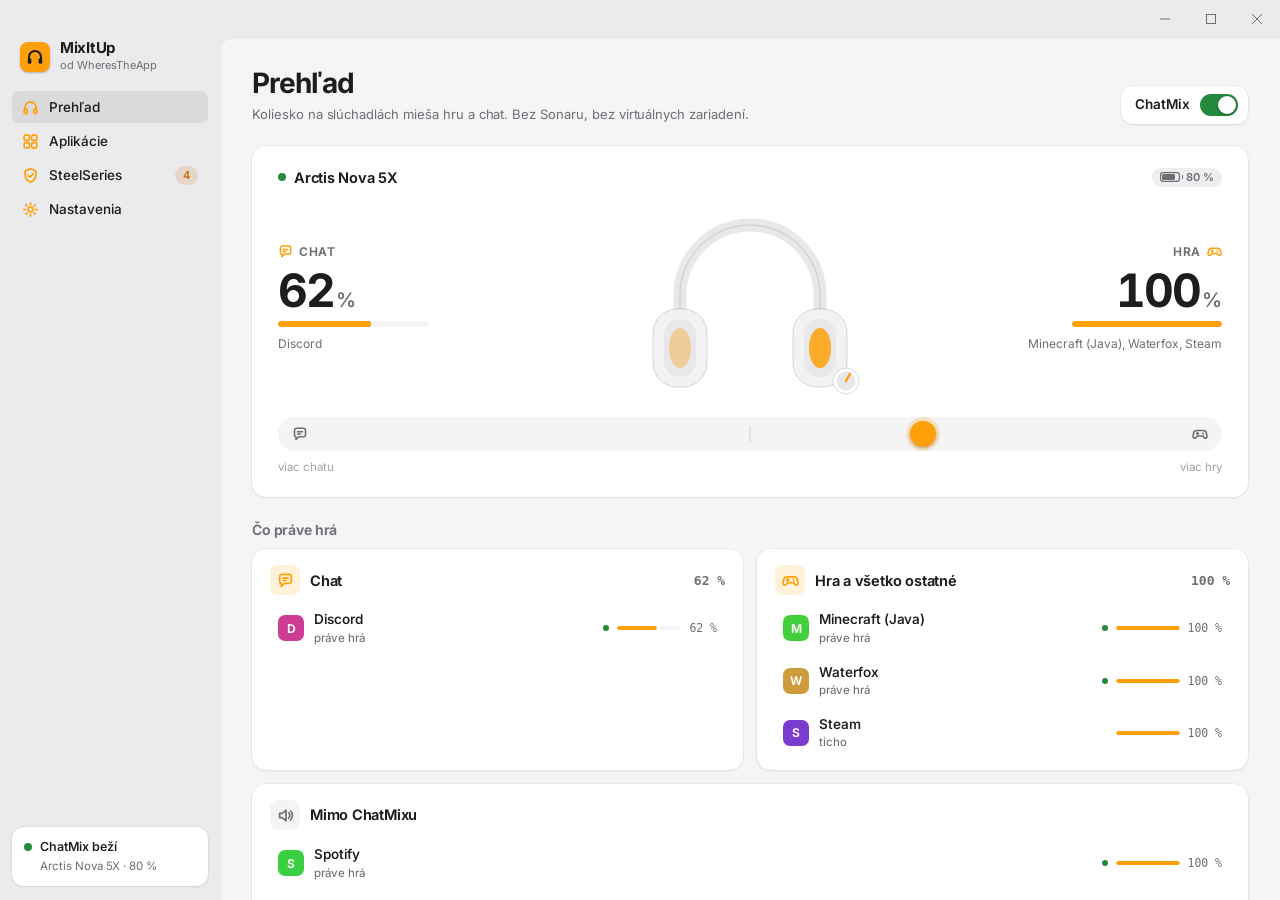
<file: app/ui/index.html>
<!doctype html>
<html lang="sk" data-scheme="dark">
<head>
<meta charset="utf-8">
<meta name="viewport" content="width=device-width,initial-scale=1">
<title>MixItUp</title>
<link rel="stylesheet" href="style.css">
<script>
  // téma ešte pred vykreslením (bez bliknutia)
  (function(){var t='auto';try{t=localStorage.getItem('miu.theme')||'auto'}catch(e){}
   var dark=t==='dark'||(t==='auto'&&matchMedia('(prefers-color-scheme: dark)').matches);
   document.documentElement.dataset.scheme=dark?'dark':'light'})();
</script>
</head>
<body>
<div class="app">
  <div class="titlebar">
    <div class="drag" data-tauri-drag-region></div>
    <div class="wc">
      <button id="wMin" title="Minimalizovať"><svg viewBox="0 0 10 10"><path d="M0 5h10"/></svg></button>
      <button id="wMax" title="Maximalizovať"><svg viewBox="0 0 10 10"><rect x=".5" y=".5" width="9" height="9"/></svg></button>
      <button id="wClose" class="close" title="Zavrieť"><svg viewBox="0 0 10 10"><path d="M0 0l10 10M10 0L0 10"/></svg></button>
    </div>
  </div>

  <aside class="side">
    <div class="brand" data-tauri-drag-region>
      <div class="logo" id="logo">
        <svg viewBox="0 0 16 16"><path d="M3.2 9.6V8a4.8 4.8 0 0 1 9.6 0v1.6"/>
          <rect class="cup l" x="2.2" y="9" width="2.9" height="4.4" rx="1.2" fill="var(--accent-ink)" stroke="none"/>
          <rect class="cup r" x="10.9" y="9" width="2.9" height="4.4" rx="1.2" fill="var(--accent-ink)" stroke="none"/></svg>
      </div>
      <div><b>MixItUp</b><small>od WheresTheApp</small></div>
    </div>
    <nav class="nav" id="nav">
      <div class="ind" id="navInd"></div>
    </nav>
    <div class="spacer"></div>
    <div class="updcard" id="updCard" hidden></div>
    <div class="statuscard">
      <div class="row"><span class="dot" id="stDot"></span><span id="stText">Načítavam…</span></div>
      <div class="sub" id="stSub">&nbsp;</div>
    </div>
  </aside>

  <main class="main" id="main">
    <section class="view" id="v-home"></section>
    <section class="view" id="v-apps" hidden></section>
    <section class="view" id="v-ss" hidden></section>
    <section class="view" id="v-settings" hidden></section>
  </main>
</div>
<div class="toasts" id="toasts"></div>
<script src="app.js"></script>
</body>
</html>
</file>
<file: app/ui/style.css>
/* MixItUp – téma Čistá (WheresTheApp) */
@font-face{font-family:'Inter Variable';font-style:normal;font-display:swap;font-weight:100 900;
  src:url(fonts/inter-latin-ext-wght-normal.woff2) format('woff2-variations');
  unicode-range:U+0100-02BA,U+02BD-02C5,U+02C7-02CC,U+02CE-02D7,U+02DD-02FF,U+0304,U+0308,U+0329,U+1D00-1DBF,U+1E00-1E9F,U+1EF2-1EFF,U+2020,U+20A0-20AB,U+20AD-20C0,U+2113,U+2C60-2C7F,U+A720-A7FF}
@font-face{font-family:'Inter Variable';font-style:normal;font-display:swap;font-weight:100 900;
  src:url(fonts/inter-latin-wght-normal.woff2) format('woff2-variations');
  unicode-range:U+0000-00FF,U+0131,U+0152-0153,U+02BB-02BC,U+02C6,U+02DA,U+02DC,U+0304,U+0308,U+0329,U+2000-206F,U+20AC,U+2122,U+2191,U+2193,U+2212,U+2215,U+FEFF,U+FFFD}

:root{
  --display:'Inter Variable','Segoe UI Variable Display','Segoe UI',system-ui,sans-serif;
  --body:'Inter Variable','Segoe UI Variable Text','Segoe UI',system-ui,sans-serif;
  --tc:'JetBrains Mono',ui-monospace,Consolas,monospace;
  --accent:#ff9f0a; --accent-ink:#1d1d1f;
  --r-sm:6px; --r:10px; --r-lg:14px;
  --ease:cubic-bezier(.25,.1,.25,1);
  --spring:cubic-bezier(.32,1.25,.5,1);
  --glide:cubic-bezier(.2,.9,.25,1);
}
:root[data-scheme=dark]{color-scheme:dark;
  --win:#252527;--ink:#1c1c1e;--panel:#2c2c2e;--raise:#353538;--raise2:#3f3f42;
  --line:rgba(255,255,255,.14);--line-soft:rgba(255,255,255,.08);
  --text:#f5f5f7;--muted:#a1a1a6;--faint:#6e6e73;
  --fill:rgba(118,118,128,.24);--fill2:rgba(118,118,128,.16);--well:rgba(118,118,128,.14);
  --hover:rgba(255,255,255,.06);--sel:rgba(255,255,255,.1);
  --rec:#ff453a;--amber:#ffb340;--mint:#30d158;--blue:#0a84ff;--lilac:#bf5af2;
  --shadow:rgba(0,0,0,.5);--scrim:rgba(0,0,0,.45);--material:rgba(44,44,46,.78);
  --card-shadow:0 0 0 .5px rgba(255,255,255,.07),0 1px 2px rgba(0,0,0,.35);
  --card-shadow-hover:0 0 0 .5px rgba(255,255,255,.1),0 6px 18px rgba(0,0,0,.45);
  --pop-shadow:0 0 0 .5px rgba(255,255,255,.14),0 18px 48px rgba(0,0,0,.55);
  --thumb:#636366;--field:rgba(255,255,255,.055);--knob:#636366}
:root[data-scheme=light]{color-scheme:light;
  --win:#ebebed;--ink:#f5f5f7;--panel:#fff;--raise:#f2f2f4;--raise2:#e8e8eb;
  --line:rgba(0,0,0,.14);--line-soft:rgba(0,0,0,.075);
  --text:#1d1d1f;--muted:#6e6e73;--faint:#a1a1a6;
  --fill:rgba(118,118,128,.12);--fill2:rgba(118,118,128,.08);--well:rgba(118,118,128,.08);
  --hover:rgba(0,0,0,.04);--sel:rgba(0,0,0,.075);
  --rec:#ff3b30;--amber:#c76a00;--mint:#248a3d;--blue:#007aff;--lilac:#af52de;
  --shadow:rgba(0,0,0,.16);--scrim:rgba(0,0,0,.25);--material:rgba(250,250,252,.82);
  --card-shadow:0 0 0 .5px rgba(0,0,0,.07),0 1px 3px rgba(0,0,0,.07);
  --card-shadow-hover:0 0 0 .5px rgba(0,0,0,.08),0 8px 22px rgba(0,0,0,.1);
  --pop-shadow:0 0 0 .5px rgba(0,0,0,.12),0 18px 48px rgba(0,0,0,.18);
  --thumb:#c7c7cc;--field:#fff;--knob:#fff}

*{box-sizing:border-box;margin:0;padding:0}
html,body{height:100%;overflow:hidden}
body{background:var(--win);color:var(--text);font:400 13.5px/1.45 var(--body);letter-spacing:-.003em;
  font-feature-settings:'cv11','ss01';-webkit-font-smoothing:antialiased;user-select:none;cursor:default}
::selection{background:color-mix(in srgb,var(--accent) 30%,transparent)}
:focus-visible{outline:none;box-shadow:0 0 0 3px color-mix(in srgb,var(--accent) 45%,transparent)!important;border-radius:6px}
button{font:inherit;color:inherit;background:none;border:0;cursor:default}
svg.i{width:16px;height:16px;fill:none;stroke:currentColor;stroke-width:1.6;stroke-linecap:round;stroke-linejoin:round;flex:none}

/* ---------- okno ---------- */
.app{display:grid;grid-template-columns:220px 1fr;grid-template-rows:38px 1fr;height:100vh}
.titlebar{grid-column:1/-1;display:flex;align-items:center;justify-content:flex-end;height:38px}
.titlebar .drag{flex:1;height:100%}
.wc{display:flex;height:100%}
.wc button{width:46px;height:100%;display:grid;place-items:center;color:var(--muted);transition:background .12s var(--ease),color .12s var(--ease)}
.wc button:hover{background:var(--hover);color:var(--text)}
.wc button.close:hover{background:#e81123;color:#fff}
.wc svg{width:10px;height:10px;stroke:currentColor;stroke-width:1;fill:none}

/* ---------- bočný panel ---------- */
.side{display:flex;flex-direction:column;padding:0 12px 14px;min-height:0}
.brand{display:flex;align-items:center;gap:10px;padding:2px 8px 18px}
.logo{width:30px;height:30px;border-radius:8px;background:var(--accent);display:grid;place-items:center;flex:none;
  box-shadow:0 1px 2px rgba(0,0,0,.25)}
.logo svg{width:20px;height:20px;stroke:var(--accent-ink);fill:none;stroke-width:1.7;stroke-linecap:round}
.logo .wave{opacity:calc(.25 + var(--lvl,0)*.75);transform-origin:8px 7px;transform:scale(calc(.9 + var(--lvl,0)*.12));transition:opacity .08s linear}
.brand b{display:block;font:700 15px/1.1 var(--display);letter-spacing:-.02em}
.brand small{display:block;font-size:11px;color:var(--muted);margin-top:1px}

.nav{position:relative;display:flex;flex-direction:column;gap:2px}
.nav .ind{position:absolute;left:0;right:0;top:0;height:32px;border-radius:7px;background:var(--sel);
  transition:transform .45s var(--spring);pointer-events:none}
.nav button{position:relative;display:flex;align-items:center;gap:10px;height:32px;padding:0 10px;border-radius:7px;
  font-weight:510;text-align:left;transition:background .12s var(--ease)}
.nav button:hover:not(.on){background:var(--hover)}
.nav button svg.i{width:17px;height:17px;color:var(--accent)}
.nav .badge{margin-left:auto}
.side .spacer{flex:1}

.statuscard{background:var(--panel);border-radius:12px;box-shadow:var(--card-shadow);padding:11px 12px}
.statuscard .row{display:flex;align-items:center;gap:8px;font-weight:560;font-size:12.5px}
.statuscard .sub{color:var(--muted);font-size:11.5px;margin:2px 0 0 16px;font-family:var(--body)}
.dot{width:8px;height:8px;border-radius:50%;background:var(--faint);flex:none;transition:background .2s var(--ease)}
.dot.mint{background:var(--mint)}.dot.amber{background:var(--amber)}.dot.rec{background:var(--rec);animation:recpulse 1.4s infinite}
@keyframes recpulse{50%{opacity:.35}}

/* ---------- obsah ---------- */
.main{background:var(--ink);border-top-left-radius:12px;box-shadow:inset .5px .5px 0 var(--line-soft);overflow:auto;min-height:0;position:relative}
.main::-webkit-scrollbar{width:12px}
.main::-webkit-scrollbar-thumb{background:var(--thumb);border-radius:8px;border:3px solid var(--ink)}
.view{padding:30px 32px 40px;max-width:1080px;animation:viewin .38s var(--glide)}
.view[hidden]{display:none}
@keyframes viewin{from{opacity:0;transform:translateY(14px)}to{opacity:1;transform:none}}
.head{display:flex;align-items:flex-end;gap:16px;margin-bottom:22px}
.head h1{font:700 28px/1.1 var(--display);letter-spacing:-.025em}
.head p{color:var(--muted);margin-top:6px;font-size:13px}
.head .actions{margin-left:auto;display:flex;align-items:center;gap:10px}
h2.sec{font:650 14px/1 var(--display);color:var(--muted);letter-spacing:-.01em;margin:26px 0 12px}

.card{background:var(--panel);border-radius:14px;box-shadow:var(--card-shadow);transition:box-shadow .18s var(--ease),opacity .2s var(--ease)}
.grid{display:grid;grid-template-columns:repeat(auto-fill,minmax(330px,1fr));gap:14px}
.land{animation:land .5s var(--spring) both;animation-delay:calc(var(--i,0)*25ms)}
@keyframes land{from{opacity:0;transform:translateY(8px) scale(.98)}to{opacity:1;transform:none}}

/* ---------- tlačidlá ---------- */
.btn{display:inline-flex;align-items:center;gap:7px;border-radius:8px;background:var(--fill2);font:560 13px/1 var(--body);
  padding:8px 13px;transition:background .12s var(--ease),transform .15s var(--spring),opacity .15s;white-space:nowrap}
.btn:hover{background:var(--fill)}
.btn:active{transform:scale(.97)}
.btn.primary{background:var(--accent);color:var(--accent-ink)}
.btn.primary:hover{background:color-mix(in srgb,var(--accent) 88%,#fff)}
.btn.ghost{background:transparent;color:var(--accent);padding-left:6px;padding-right:6px}
.btn.ghost:hover{background:var(--hover)}
.btn.danger{background:color-mix(in srgb,var(--rec) 12%,transparent);color:var(--rec)}
.btn.small{padding:6px 10px;font-size:12px}
.btn[disabled]{opacity:.45;pointer-events:none}
.badge{display:inline-flex;align-items:center;gap:5px;border-radius:20px;background:var(--fill);font:600 11px/1 var(--body);padding:4px 8px;color:var(--muted)}
.badge.mint{background:color-mix(in srgb,var(--mint) 16%,transparent);color:var(--mint)}
.badge.amber{background:color-mix(in srgb,var(--amber) 16%,transparent);color:var(--amber)}
.badge.accent{background:color-mix(in srgb,var(--accent) 18%,transparent);color:var(--accent)}

/* ---------- prepínač ---------- */
.sw{position:relative;width:38px;height:22px;border-radius:11px;background:var(--fill);flex:none;transition:background .2s var(--ease)}
.sw::after{content:'';position:absolute;top:2px;left:2px;width:18px;height:18px;border-radius:9px;background:#fff;
  box-shadow:0 1px 3px rgba(0,0,0,.3),0 0 0 .5px rgba(0,0,0,.06);transition:transform .35s var(--spring),width .2s var(--ease)}
.sw.on{background:var(--mint)}
.sw.on::after{transform:translateX(16px)}
.sw:active::after{width:22px}
.sw.on:active::after{transform:translateX(12px)}
.master{display:flex;align-items:center;gap:10px;background:var(--panel);box-shadow:var(--card-shadow);border-radius:12px;padding:8px 10px 8px 14px;font-weight:600}

/* ---------- segment ---------- */
.seg{position:relative;display:inline-flex;background:var(--fill2);border-radius:9px;padding:2px}
.seg .knob{position:absolute;top:2px;bottom:2px;left:0;border-radius:7px;background:var(--panel);box-shadow:0 1px 3px rgba(0,0,0,.14),0 0 0 .5px var(--line-soft);
  transition:transform .42s var(--spring),width .42s var(--spring)}
:root[data-scheme=dark] .seg .knob{background:var(--knob)}
.seg button{position:relative;padding:5px 12px;white-space:nowrap;font:560 12.5px/1.2 var(--body);color:var(--muted);transition:color .15s var(--ease)}
.seg button.on{color:var(--text)}

/* ---------- nastavenia ---------- */
.list{padding:6px}
.dev{display:flex;align-items:center;gap:12px;padding:10px 12px;border-radius:9px;transition:background .12s var(--ease)}
.dev:hover{background:var(--hover)}
.dev.sel{background:var(--sel)}
.radio{width:16px;height:16px;border-radius:8px;box-shadow:inset 0 0 0 1.5px var(--faint);flex:none;transition:box-shadow .2s var(--spring)}
.dev.sel .radio{box-shadow:inset 0 0 0 5px var(--accent)}
.dev .n{font-weight:560}
.dev .a{color:var(--muted);font-size:12px}
.dev .badge{margin-left:auto}
.setrow{display:flex;align-items:center;gap:14px;padding:14px 18px}
.setrow+.setrow,.list+.setrow{border-top:.5px solid var(--line-soft)}
.setrow .t{font-weight:560}
.setrow .s{color:var(--muted);font-size:12px}
.setrow .r{margin-left:auto;display:flex;gap:8px;align-items:center}
.note{color:var(--muted);font-size:12px;padding:4px 18px 14px}
.mono{font:500 12px var(--tc)}

.banner{display:flex;align-items:center;gap:14px;padding:16px 18px;margin-bottom:14px}
.banner .ic{width:34px;height:34px;border-radius:9px;background:color-mix(in srgb,var(--accent) 15%,transparent);color:var(--accent);display:grid;place-items:center;flex:none}
.banner b{font:650 14.5px var(--display)}
.banner p{color:var(--muted);font-size:12.5px}
.banner .btn{margin-left:auto}

.soon{padding:40px;text-align:center;display:flex;flex-direction:column;align-items:center;gap:10px}
.soon .big{width:64px;height:64px;border-radius:18px;background:color-mix(in srgb,var(--accent) 15%,transparent);color:var(--accent);display:grid;place-items:center}
.soon .big svg{width:30px;height:30px}
.soon h3{font:700 19px var(--display);letter-spacing:-.02em}
.soon p{color:var(--muted);max-width:420px}

/* ---------- toast / modal ---------- */
.toasts{position:fixed;bottom:18px;left:50%;transform:translateX(-50%);display:flex;flex-direction:column;gap:8px;align-items:center;z-index:50;pointer-events:none}
.toast{background:var(--material);backdrop-filter:saturate(1.8) blur(28px);border-radius:14px;box-shadow:var(--pop-shadow);padding:10px 16px;font-weight:560;
  display:flex;align-items:center;gap:9px;animation:toastin .45s var(--spring)}
.toast.out{animation:toastout .25s var(--ease) forwards}
.toast svg{color:var(--mint)}
.toast.err svg{color:var(--rec)}
@keyframes toastin{from{opacity:0;transform:translateY(12px) scale(.96)}to{opacity:1;transform:none}}
@keyframes toastout{to{opacity:0;transform:translateY(8px) scale(.97)}}
.scrim{position:fixed;inset:0;background:var(--scrim);backdrop-filter:blur(4px);display:grid;place-items:center;z-index:40;animation:fade .2s var(--ease)}
.scrim.out{animation:fadeout .18s var(--ease) forwards}
@keyframes fade{from{opacity:0}}
@keyframes fadeout{to{opacity:0}}
.modal{background:var(--panel);border-radius:16px;box-shadow:var(--pop-shadow);padding:22px;width:min(440px,90vw);animation:popin .4s var(--spring)}
@keyframes popin{from{opacity:0;transform:scale(.92)}to{opacity:1;transform:none}}
.modal h3{font:700 17px var(--display);letter-spacing:-.02em;margin-bottom:6px}
.modal p{color:var(--muted);font-size:12.5px}
.modal .acts{display:flex;justify-content:flex-end;gap:8px;margin-top:18px}
.modal pre{margin-top:12px;max-height:200px;overflow:auto;background:var(--well);border-radius:8px;padding:10px;font:500 11px/1.5 var(--tc);color:var(--muted);white-space:pre-wrap;user-select:text}
input.txt{width:100%;margin-top:14px;background:var(--field);border:0;border-radius:8px;box-shadow:0 0 0 .5px var(--line);padding:9px 11px;font:inherit;color:var(--text);outline:none;transition:box-shadow .15s var(--ease)}
input.txt:focus{box-shadow:0 0 0 .5px var(--accent),0 0 0 3.5px color-mix(in srgb,var(--accent) 35%,transparent)}
.spin{width:28px;height:28px;border-radius:50%;border:2.5px solid var(--fill);border-top-color:var(--accent);animation:spin .9s linear infinite;margin:6px auto 14px}
@keyframes spin{to{transform:rotate(360deg)}}
.ring{width:54px;height:54px;margin:6px auto 12px;display:block}
.ring circle{fill:none;stroke-width:4}
.ring .bg{stroke:var(--fill)}
.ring .fg{stroke:var(--accent);stroke-linecap:round;transform:rotate(-90deg);transform-origin:center;transition:stroke-dashoffset .1s linear}
.check path{stroke-dasharray:24;stroke-dashoffset:24;animation:draw .5s .1s var(--ease) forwards}
@keyframes draw{to{stroke-dashoffset:0}}

body.idle *{animation-play-state:paused!important}
@media (prefers-reduced-motion:reduce){*{animation-duration:.01ms!important;transition-duration:.01ms!important}}


/* ---------- výberové menu ---------- */
.menuscrim{position:fixed;inset:0;z-index:30}
.pop-menu{position:fixed;z-index:31;min-width:230px;background:var(--material);backdrop-filter:saturate(1.8) blur(28px);border-radius:10px;box-shadow:var(--pop-shadow);padding:5px;
  display:flex;flex-direction:column;animation:popin .32s var(--spring);transform-origin:top left}
.pop-menu.out{animation:popout .15s var(--ease) forwards}
@keyframes popout{to{opacity:0;transform:scale(.96)}}
.pop-menu button{display:flex;align-items:center;gap:8px;padding:6px 10px;border-radius:6px;text-align:left;font-weight:510}
.pop-menu button small{margin-left:auto;color:var(--faint);font-size:11px}
.pop-menu button{display:flex;align-items:center;gap:8px;padding:6px 10px;border-radius:6px;text-align:left;font-weight:510}
.pop-menu button small{margin-left:auto;color:var(--faint);font-size:11px}
.pop-menu button:hover{background:var(--accent);color:var(--accent-ink)}
.pop-menu button:hover small{color:var(--accent-ink)}
.pop-menu button.on::after{content:'';margin-left:auto;width:6px;height:6px;border-radius:3px;background:var(--accent)}
.pop-menu button.on:hover::after{background:var(--accent-ink)}
.pop-menu .sep{height:.5px;background:var(--line-soft);margin:4px 6px}
.pop-menu button svg{width:14px;height:14px;color:var(--muted)}
.pop-menu button:hover svg{color:var(--accent-ink)}
.pop-menu button .ic0{width:14px}

/* ================= MixItUp: slúchadlá a ChatMix ================= */
.logo .cup{transition:transform .5s var(--spring)}
.logo.bump .cup.l{transform:translateX(-.6px)}
.logo.bump .cup.r{transform:translateX(.6px)}

/* hero so slúchadlami */
.hero{padding:22px 26px 22px;display:grid;grid-template-columns:1fr auto 1fr;align-items:center;gap:10px 24px;position:relative;overflow:hidden}
.hero .top{grid-column:1/-1;display:flex;align-items:center;gap:8px;margin-bottom:2px}
.hero .top .name{font:650 14.5px var(--display);letter-spacing:-.015em}
.hero .top .badges{margin-left:auto;display:flex;gap:6px;align-items:center}
.side-read{display:flex;flex-direction:column;gap:8px;min-width:0}
.side-read.r{align-items:flex-end;text-align:right}
.side-read .lbl{display:flex;align-items:center;gap:6px;font:650 12px var(--display);letter-spacing:.06em;color:var(--muted);text-transform:uppercase}
.side-read .lbl svg{width:15px;height:15px;color:var(--accent)}
.side-read .num{font:700 46px/1 var(--display);letter-spacing:-.04em;font-variant-numeric:tabular-nums;transition:color .2s var(--ease)}
.side-read .num small{font-size:20px;font-weight:600;color:var(--muted);margin-left:2px;letter-spacing:-.01em}
.side-read.dim .num{color:var(--faint)}
.side-read .apps{color:var(--muted);font-size:12px;max-width:220px;white-space:nowrap;overflow:hidden;text-overflow:ellipsis}
.lvl{width:150px;height:6px;border-radius:3px;background:var(--fill2);overflow:hidden;position:relative}
.lvl i{position:absolute;inset:0;border-radius:3px;background:var(--accent);transform-origin:left;transform:scaleX(var(--v,1));transition:transform .25s var(--ease)}
.side-read.r .lvl i{transform-origin:right}
.side-read.dim .lvl i{background:var(--faint)}

.phones{width:250px;height:200px;display:block;overflow:visible}
.phones .band{fill:none;stroke:var(--raise2);stroke-width:13;stroke-linecap:round}
.phones .band2{fill:none;stroke:var(--line);stroke-width:1;stroke-linecap:round}
.phones .yoke{fill:none;stroke:var(--faint);stroke-width:4;stroke-linecap:round}
.phones .cup{fill:var(--raise);stroke:var(--line);stroke-width:1}
.phones .pad{fill:var(--raise2)}
.phones .glow{fill:var(--accent);opacity:var(--o,.15);transition:opacity .25s var(--ease)}
.phones .dialring{fill:var(--panel);stroke:var(--line);stroke-width:1}
.phones .dial{transition:transform .22s var(--ease);transform-box:fill-box;transform-origin:center}
.phones .dial line{stroke:var(--accent);stroke-width:2.4;stroke-linecap:round}
.phones .dial circle{fill:var(--raise2);stroke:none}
.phones .wave{fill:none;stroke:var(--accent);stroke-width:2;stroke-linecap:round;opacity:0;transition:opacity .25s var(--ease)}
.phones.bump .wave{animation:wave .9s var(--ease)}
@keyframes wave{0%{opacity:0;transform:scale(.85)}25%{opacity:.8}100%{opacity:0;transform:scale(1.18)}}
.phones .wave{transform-box:fill-box;transform-origin:center}
.phones.off .glow{opacity:0}
.phones.off .dial line{stroke:var(--faint)}

.balance{grid-column:1/-1;margin-top:8px}
.track{position:relative;height:34px;border-radius:17px;background:var(--well);display:flex;align-items:center;justify-content:space-between;padding:0 14px;color:var(--muted)}
.track svg{width:16px;height:16px;position:relative;z-index:1}
.track .mid{position:absolute;left:50%;top:9px;bottom:9px;width:1px;background:var(--line);transform:translateX(-50%)}
.track .knob{position:absolute;top:4px;left:4px;width:26px;height:26px;border-radius:13px;background:var(--accent);
  box-shadow:0 1px 3px rgba(0,0,0,.3),0 0 0 4px color-mix(in srgb,var(--accent) 22%,transparent);
  transform:translateX(var(--x,0));transition:transform .2s var(--ease),background .2s var(--ease)}
.track.off .knob{background:var(--faint);box-shadow:0 1px 3px rgba(0,0,0,.3)}
.balance .hint{display:flex;justify-content:space-between;margin-top:8px;font-size:11.5px;color:var(--faint)}

.batt{display:inline-flex;align-items:center;gap:6px}
.batt .cell{position:relative;width:20px;height:10px;border-radius:3px;box-shadow:inset 0 0 0 1.2px currentColor;padding:2px}
.batt .cell::after{content:'';position:absolute;right:-3px;top:3px;width:1.6px;height:4px;border-radius:0 1px 1px 0;background:currentColor}
.batt .cell i{display:block;height:100%;border-radius:1.5px;background:currentColor;width:var(--b,50%);transition:width .4s var(--ease)}

/* aplikácie v kanáloch */
.chan{padding:16px 18px 12px}
.chan .ch{display:flex;align-items:center;gap:10px;margin-bottom:8px}
.chan .ch .ic{width:30px;height:30px;border-radius:8px;background:color-mix(in srgb,var(--accent) 15%,transparent);color:var(--accent);display:grid;place-items:center}
.chan .ch .ic svg{width:17px;height:17px}
.chan h3{font:650 14.5px/1.2 var(--display);letter-spacing:-.015em}
.chan .ch .pct{margin-left:auto;font:600 13px var(--tc);color:var(--muted)}
.chan.out .ch .ic{background:var(--fill2);color:var(--muted)}
.applist{display:flex;flex-direction:column;gap:2px}
.arow{display:flex;align-items:center;gap:10px;padding:7px 8px;border-radius:9px;transition:background .12s var(--ease)}
.arow:hover{background:var(--hover)}
.av{width:26px;height:26px;border-radius:7px;display:grid;place-items:center;font:650 12px var(--display);color:#fff;flex:none;
  background:hsl(var(--hue,30) 55% 48%)}
:root[data-scheme=light] .av{background:hsl(var(--hue,30) 60% 52%)}
.arow .n{font-weight:560;min-width:0;overflow:hidden;text-overflow:ellipsis;white-space:nowrap}
.arow .n small{display:block;font-weight:450;font-size:11.5px;color:var(--muted)}
.arow .vol{margin-left:auto;display:flex;align-items:center;gap:8px;font:500 11.5px var(--tc);color:var(--muted)}
.arow .vol .lvl{width:64px;height:4px}
.arow .live{width:6px;height:6px;border-radius:3px;background:var(--mint);flex:none;opacity:0;transition:opacity .2s}
.arow .live.on{opacity:1}
.empty{color:var(--faint);font-size:12.5px;padding:10px 8px 8px}

/* SteelSeries kontrola */
.check-list{padding:4px 0}
.chk{display:flex;align-items:center;gap:14px;padding:14px 18px}
.chk+.chk{border-top:.5px solid var(--line-soft)}
.chk .st{width:28px;height:28px;border-radius:14px;display:grid;place-items:center;flex:none;background:var(--fill2);color:var(--muted)}
.chk .st svg{width:15px;height:15px}
.chk .st.ok{background:color-mix(in srgb,var(--mint) 16%,transparent);color:var(--mint)}
.chk .st.warn{background:color-mix(in srgb,var(--amber) 16%,transparent);color:var(--amber)}
.chk .t{font-weight:600}
.chk .s{color:var(--muted);font-size:12px;margin-top:1px}
.chk .r{margin-left:auto;display:flex;gap:8px;align-items:center;flex:none}
.chk .busy{width:16px;height:16px;border-radius:50%;border:2px solid var(--fill);border-top-color:var(--accent);animation:spin .8s linear infinite}
@keyframes spin{to{transform:rotate(360deg)}}

/* výber v nastaveniach */
.pb{display:inline-flex;align-items:center;gap:7px;height:30px;padding:0 10px 0 12px;border-radius:8px;background:var(--fill2);font:560 12.5px var(--body);max-width:300px;transition:background .12s var(--ease)}
.pb:hover{background:var(--fill)}
.pb span{overflow:hidden;text-overflow:ellipsis;white-space:nowrap}
.pb svg{width:12px;height:12px;color:var(--accent);flex:none;transform:rotate(90deg)}

/* sprievodca */
.wizard{position:fixed;inset:38px 0 0 0;z-index:35;display:grid;place-items:center;background:color-mix(in srgb,var(--win) 70%,transparent);backdrop-filter:blur(14px) saturate(1.4);animation:fade .25s var(--ease)}
.wizard.out{animation:fadeout .25s var(--ease) forwards}
.wcard{width:min(600px,92vw);background:var(--panel);border-radius:18px;box-shadow:var(--pop-shadow);padding:26px 28px 22px;animation:popin .45s var(--spring);display:flex;flex-direction:column;gap:16px;max-height:calc(100vh - 70px)}
.wcard .wh{display:flex;align-items:center;gap:10px}
.wcard .dots{margin-left:auto;display:flex;gap:6px}
.wcard .dots i{width:7px;height:7px;border-radius:4px;background:var(--fill);transition:width .4s var(--spring),background .2s var(--ease)}
.wcard .dots i.on{width:20px;background:var(--accent)}
.wcard .dots i.done{background:color-mix(in srgb,var(--accent) 45%,transparent)}
.wbody{overflow:auto;min-height:0;animation:viewin .38s var(--glide)}
.wbody h2{font:700 22px/1.15 var(--display);letter-spacing:-.025em}
.wbody > p{color:var(--muted);margin-top:6px;font-size:13px;max-width:480px}
.wbody .center{display:flex;flex-direction:column;align-items:center;text-align:center;gap:6px}
.wbody .center p{color:var(--muted)}
.wfoot{display:flex;align-items:center;gap:8px}
.wfoot .sp{flex:1}
.found{display:flex;align-items:center;gap:14px;margin-top:16px;padding:14px 16px;border-radius:12px;background:var(--well)}
.found .pi{width:40px;height:40px;border-radius:10px;background:color-mix(in srgb,var(--accent) 15%,transparent);color:var(--accent);display:grid;place-items:center;flex:none}
.found .pi svg{width:22px;height:22px}
.found b{font:650 14px var(--display)}
.found small{display:block;color:var(--muted);font-size:12px}
.found .batt{margin-left:auto;color:var(--muted);font:500 12px var(--tc)}
.wbody .card{box-shadow:none;background:var(--well);margin-top:14px}
.chips2{display:flex;flex-wrap:wrap;gap:6px;margin-top:14px}
.chip{display:inline-flex;align-items:center;gap:7px;padding:6px 11px 6px 7px;border-radius:20px;background:var(--fill2);font:560 12.5px var(--body);transition:background .15s var(--ease),color .15s,transform .2s var(--spring)}
.chip:active{transform:scale(.95)}
.chip .av{width:20px;height:20px;border-radius:10px;font-size:10px}
.chip.on{background:color-mix(in srgb,var(--accent) 20%,transparent);color:var(--text);box-shadow:inset 0 0 0 1px color-mix(in srgb,var(--accent) 55%,transparent)}
.chip small{color:var(--mint);font-size:10.5px;font-weight:600}
.addrow{display:flex;gap:8px;margin-top:12px}
.addrow input.txt{margin-top:0;flex:1}
.optrow{display:flex;align-items:center;gap:12px;margin-top:16px;padding:12px 14px;border-radius:12px;background:var(--well)}
.optrow .t{font-weight:600}
.optrow .s{color:var(--muted);font-size:12px}
.optrow .sw{margin-left:auto}
.donemark{width:64px;height:64px;border-radius:32px;background:color-mix(in srgb,var(--mint) 16%,transparent);color:var(--mint);display:grid;place-items:center;margin:4px auto 8px;animation:popin .5s var(--spring)}
.donemark svg{width:30px;height:30px;stroke-width:2}

/* aktualizácia v paneli */
.updcard{background:var(--panel);border-radius:12px;box-shadow:var(--card-shadow);padding:11px 12px;margin-bottom:8px;display:flex;flex-direction:column;gap:8px;animation:land .5s var(--spring)}
.updcard[hidden]{display:none}
.updcard b{font:600 12.5px var(--body)}
.updcard small{color:var(--muted);font-size:11.5px}
.grid2{display:grid;grid-template-columns:repeat(2,minmax(0,1fr));gap:14px}
.grid2 .wide{grid-column:1/-1}
@media (max-width:900px){.grid2{grid-template-columns:1fr}}

.spinner{width:22px;height:22px;border-radius:50%;border:2.5px solid var(--fill);border-top-color:var(--accent);animation:spin .9s linear infinite;flex:none}
.found[hidden],.balance[hidden]{display:none}
.found .fbatt{margin-left:auto;color:var(--muted);font:500 12px var(--tc)}
</file>
